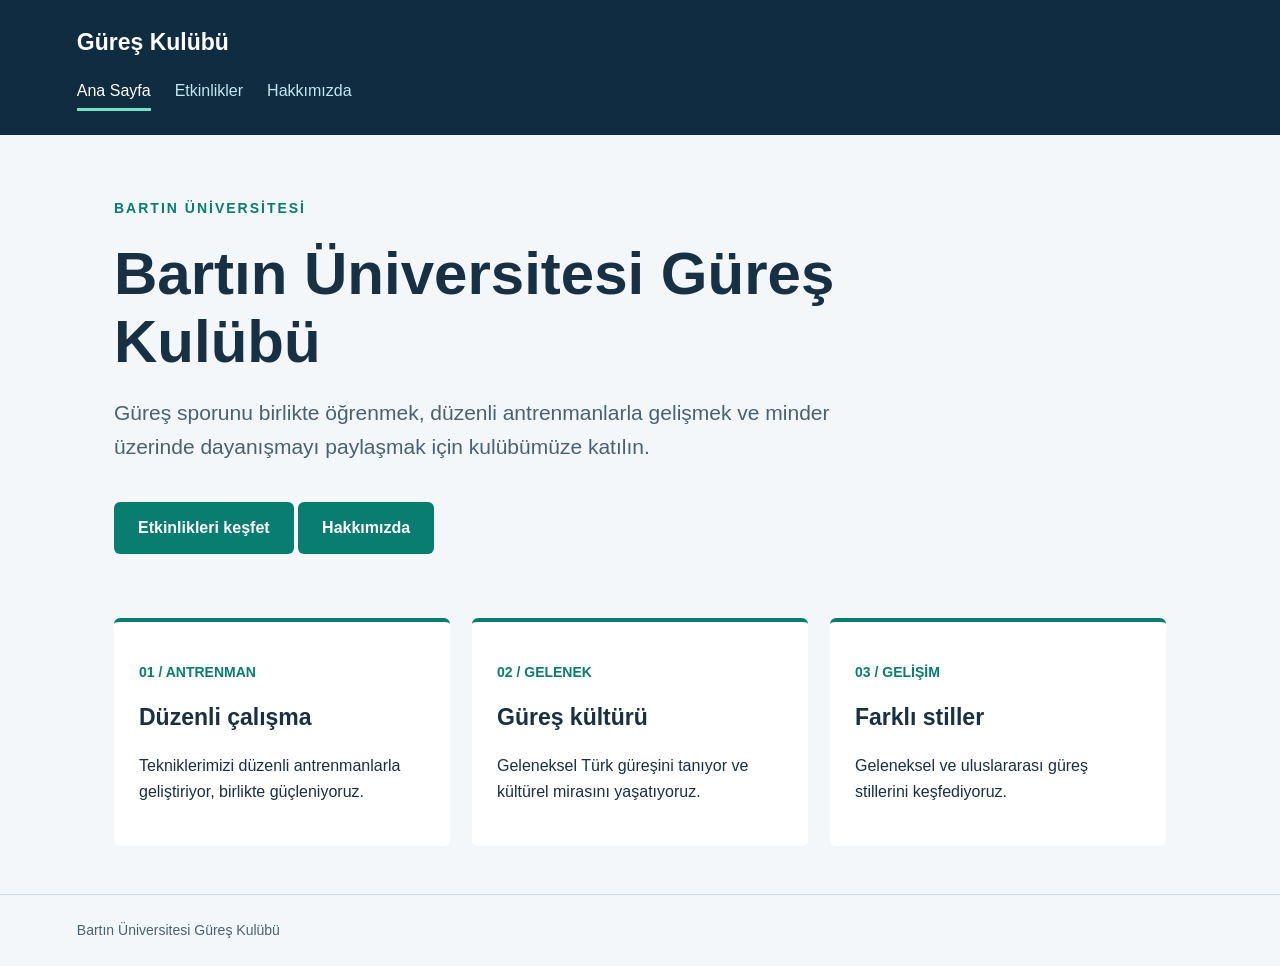
<file: index.html>
<!doctype html>
<html lang="tr">
<head>
  <meta charset="UTF-8">
  <meta name="viewport" content="width=device-width, initial-scale=1.0">
  <title>Ana Sayfa | Güreş Kulübü</title>
  <link rel="stylesheet" href="style.css">
</head>
<body>
<header><div class="brand">Güreş Kulübü</div><nav aria-label="Ana menü"><a href="index.html" aria-current="page">Ana Sayfa</a>
<a href="etkinlikler.html">Etkinlikler</a>
<a href="hakkimizda.html">Hakkımızda</a></nav></header>
<main><p class="eyebrow">BARTIN ÜNİVERSİTESİ</p>
<h1>Bartın Üniversitesi Güreş Kulübü</h1>
<p class="intro">Güreş sporunu birlikte öğrenmek, düzenli antrenmanlarla gelişmek ve minder üzerinde dayanışmayı paylaşmak için kulübümüze katılın.</p>
<a class="button" href="etkinlikler.html">Etkinlikleri keşfet</a>
<a class="button" href="hakkimizda.html">Hakkımızda</a>
<section class="grid" aria-label="Güreş kulübü çalışma alanları">
<article><p class="meta">01 / ANTRENMAN</p><h2>Düzenli çalışma</h2><p>Tekniklerimizi düzenli antrenmanlarla geliştiriyor, birlikte güçleniyoruz.</p></article>
<article><p class="meta">02 / GELENEK</p><h2>Güreş kültürü</h2><p>Geleneksel Türk güreşini tanıyor ve kültürel mirasını yaşatıyoruz.</p></article>
<article><p class="meta">03 / GELİŞİM</p><h2>Farklı stiller</h2><p>Geleneksel ve uluslararası güreş stillerini keşfediyoruz.</p></article>
</section></main>
<footer>Bartın Üniversitesi Güreş Kulübü</footer>
</body>
</html>
</file>
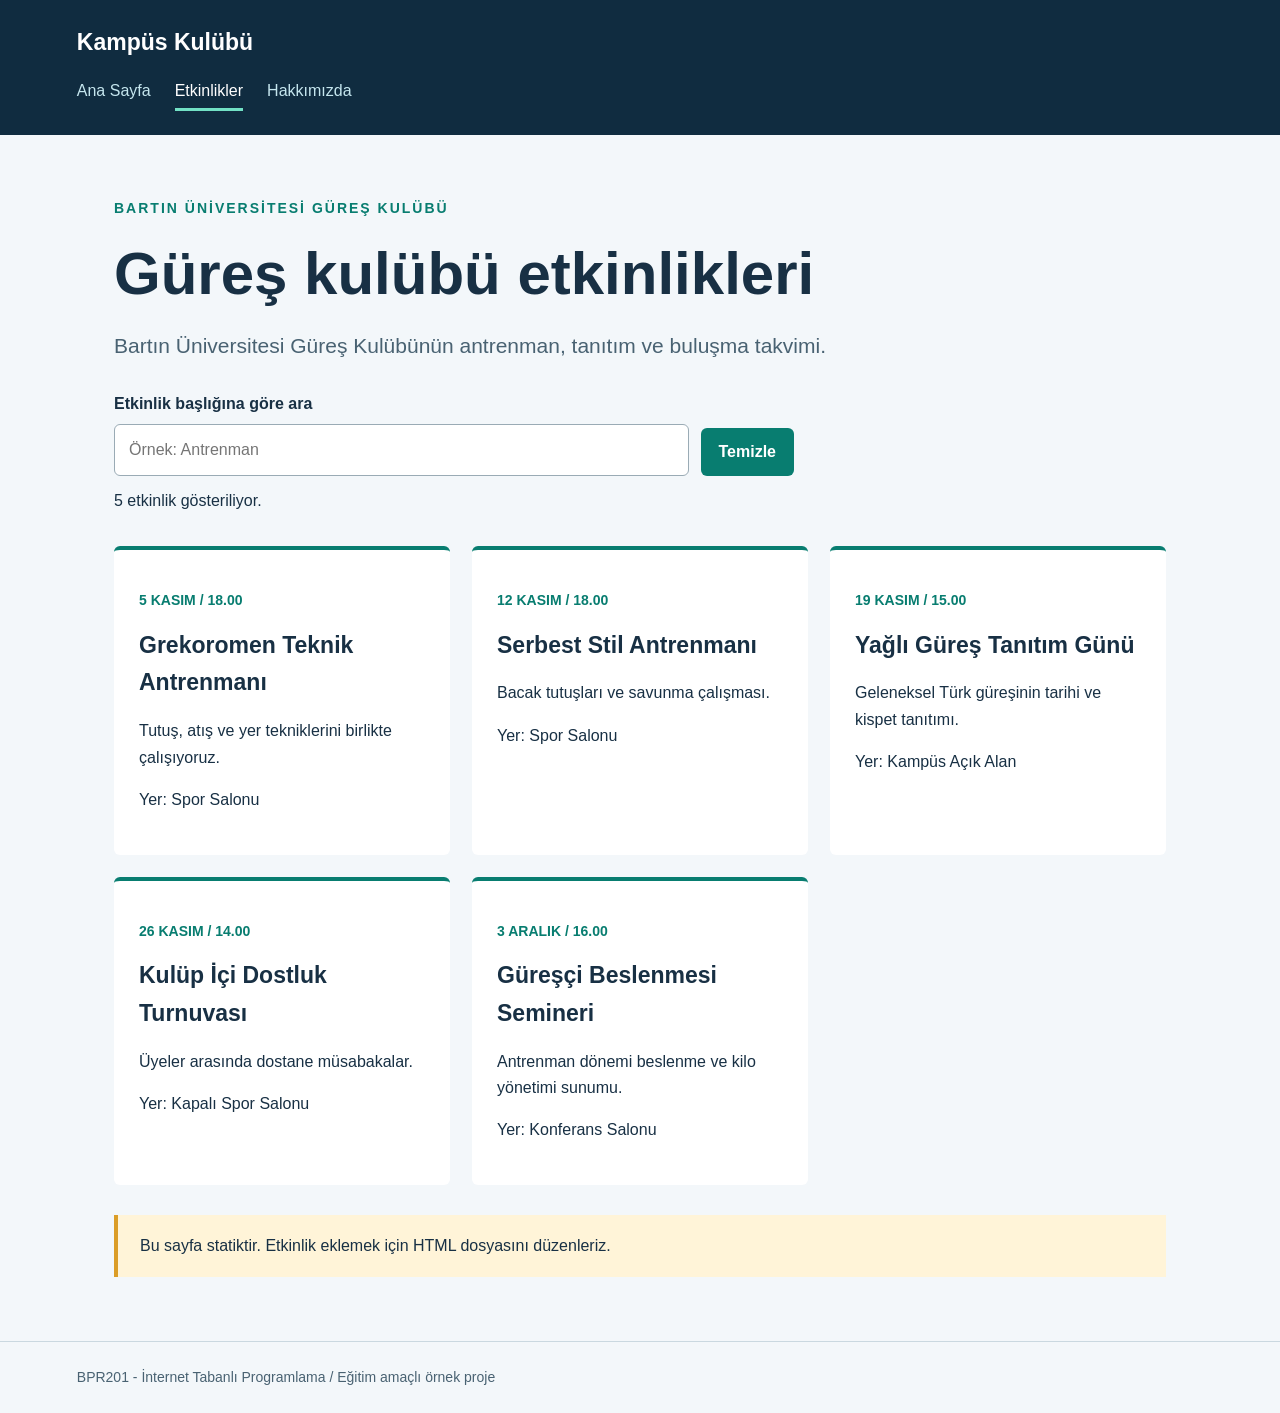
<file: etkinlikler.html>
<!doctype html>
<html lang="tr">
<head>
  <meta charset="UTF-8">
  <meta name="viewport" content="width=device-width, initial-scale=1.0">
  <title>Etkinlikler | Kampüs Kulübü</title>
  <link rel="stylesheet" href="style.css">
  <script src="script.js" defer></script>
</head>
<body>
<header><div class="brand">Kampüs Kulübü</div><nav aria-label="Ana menü"><a href="index.html">Ana Sayfa</a>
<a href="etkinlikler.html" aria-current="page">Etkinlikler</a>
<a href="hakkimizda.html">Hakkımızda</a></nav></header>
<main><p class="eyebrow">BARTIN ÜNİVERSİTESİ GÜREŞ KULÜBÜ</p><h1>Güreş kulübü etkinlikleri</h1>
<p class="intro">Bartın Üniversitesi Güreş Kulübünün antrenman, tanıtım ve buluşma takvimi.</p>
<div class="event-search">
  <div class="event-search-field">
    <label for="event-search">Etkinlik başlığına göre ara</label>
    <input id="event-search" type="search" placeholder="Örnek: Antrenman" autocomplete="off">
  </div>
  <button id="clear-search" type="button">Temizle</button>
</div>
<div class="search-feedback">
  <p id="event-count" role="status" aria-live="polite"></p>
  <p id="empty-results" hidden>Aramanıza uygun etkinlik bulunamadı.</p>
</div>
<section class="grid" id="event-list" aria-label="Bartın Üniversitesi Güreş Kulübü etkinlikleri">
<article><p class="meta">5 KASIM / 18.00</p><h2>Grekoromen Teknik Antrenmanı</h2><p>Tutuş, atış ve yer tekniklerini birlikte çalışıyoruz.</p><p>Yer: Spor Salonu</p></article>
<article><p class="meta">12 KASIM / 18.00</p><h2>Serbest Stil Antrenmanı</h2><p>Bacak tutuşları ve savunma çalışması.</p><p>Yer: Spor Salonu</p></article>
<article><p class="meta">19 KASIM / 15.00</p><h2>Yağlı Güreş Tanıtım Günü</h2><p>Geleneksel Türk güreşinin tarihi ve kispet tanıtımı.</p><p>Yer: Kampüs Açık Alan</p></article>
<article><p class="meta">26 KASIM / 14.00</p><h2>Kulüp İçi Dostluk Turnuvası</h2><p>Üyeler arasında dostane müsabakalar.</p><p>Yer: Kapalı Spor Salonu</p></article>
<article><p class="meta">3 ARALIK / 16.00</p><h2>Güreşçi Beslenmesi Semineri</h2><p>Antrenman dönemi beslenme ve kilo yönetimi sunumu.</p><p>Yer: Konferans Salonu</p></article>
</section><p class="note">Bu sayfa statiktir. Etkinlik eklemek için HTML dosyasını düzenleriz.</p></main>
<footer>BPR201 - İnternet Tabanlı Programlama / Eğitim amaçlı örnek proje</footer>
</body>
</html>
</file>
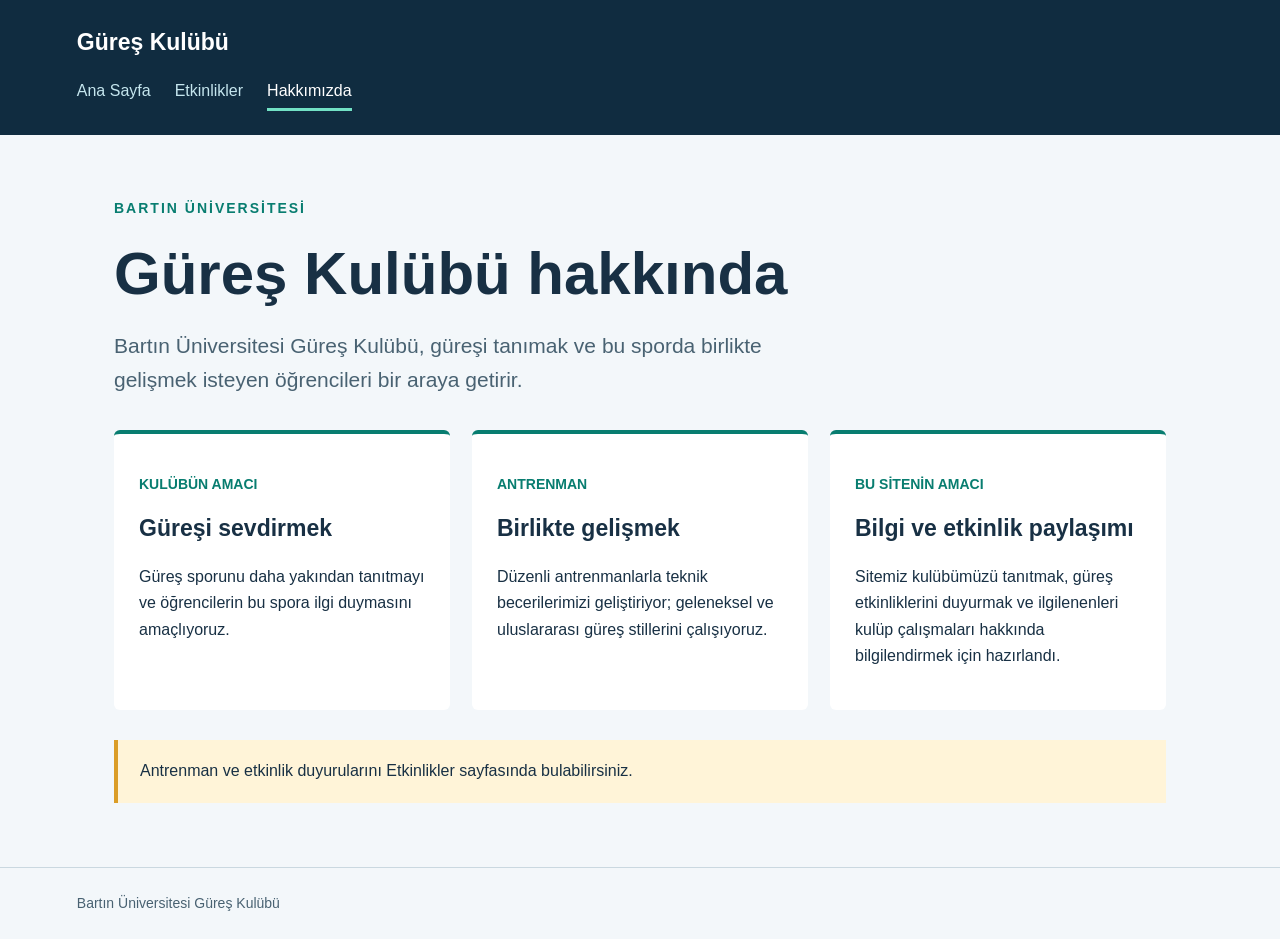
<file: hakkimizda.html>
<!doctype html>
<html lang="tr">
<head>
  <meta charset="UTF-8">
  <meta name="viewport" content="width=device-width, initial-scale=1.0">
  <title>Hakkımızda | Güreş Kulübü</title>
  <link rel="stylesheet" href="style.css">
</head>
<body>
<header><div class="brand">Güreş Kulübü</div><nav aria-label="Ana menü"><a href="index.html">Ana Sayfa</a>
<a href="etkinlikler.html">Etkinlikler</a>
<a href="hakkimizda.html" aria-current="page">Hakkımızda</a></nav></header>
<main><p class="eyebrow">BARTIN ÜNİVERSİTESİ</p><h1>Güreş Kulübü hakkında</h1>
<p class="intro">Bartın Üniversitesi Güreş Kulübü, güreşi tanımak ve bu sporda birlikte gelişmek isteyen öğrencileri bir araya getirir.</p>
<section class="grid" aria-label="Kulüp ve site hakkında">
<article><p class="meta">KULÜBÜN AMACI</p><h2>Güreşi sevdirmek</h2><p>Güreş sporunu daha yakından tanıtmayı ve öğrencilerin bu spora ilgi duymasını amaçlıyoruz.</p></article>
<article><p class="meta">ANTRENMAN</p><h2>Birlikte gelişmek</h2><p>Düzenli antrenmanlarla teknik becerilerimizi geliştiriyor; geleneksel ve uluslararası güreş stillerini çalışıyoruz.</p></article>
<article><p class="meta">BU SİTENİN AMACI</p><h2>Bilgi ve etkinlik paylaşımı</h2><p>Sitemiz kulübümüzü tanıtmak, güreş etkinliklerini duyurmak ve ilgilenenleri kulüp çalışmaları hakkında bilgilendirmek için hazırlandı.</p></article>
</section><p class="note">Antrenman ve etkinlik duyurularını Etkinlikler sayfasında bulabilirsiniz.</p></main>
<footer>Bartın Üniversitesi Güreş Kulübü</footer>
</body>
</html>
</file>
<file: style.css>
/* Ortak görünüm: Üç HTML dosyası bu dosyayı kullanır. */
* { box-sizing: border-box; }
body { margin: 0; font-family: Arial, sans-serif; color: #183044; background: #f3f7fa; line-height: 1.65; }
header { background: #102c40; color: white; padding: 24px max(6vw, 20px); }
.brand { font-weight: bold; font-size: 23px; }
nav { display: flex; flex-wrap: wrap; gap: 24px; margin-top: 12px; }
nav a { color: #c5e6ee; text-decoration: none; padding: 4px 0; }
nav a[aria-current="page"] { color: white; border-bottom: 3px solid #72e1c5; }
a { color: #086767; }
a:focus-visible { outline: 3px solid #e1a82b; outline-offset: 5px; }
main { max-width: 1100px; margin: 0 auto; padding: 48px 24px; min-height: 65vh; }
.eyebrow { color: #087d70; font-weight: bold; letter-spacing: 2px; font-size: 14px; }
h1 { font-size: clamp(34px, 5vw, 60px); line-height: 1.12; max-width: 850px; margin: 20px 0; }
.intro { font-size: 21px; max-width: 730px; color: #496272; }
.button { display: inline-block; margin: 16px 0 32px; padding: 13px 24px; background: #087d70; color: white; border-radius: 6px; text-decoration: none; font-weight: bold; }
.grid { display: grid; grid-template-columns: repeat(3, 1fr); gap: 22px; margin-top: 32px; }
article { background: white; border-top: 4px solid #087d70; padding: 25px; border-radius: 6px; }
article h2 { margin: 10px 0; font-size: 23px; }
.meta { font-size: 14px; color: #087d70; font-weight: bold; }
.event-search { display: grid; grid-template-columns: minmax(0, 1fr) auto; align-items: end; gap: 12px; max-width: 680px; margin-top: 28px; }
.event-search-field { display: grid; gap: 6px; min-width: 0; }
.event-search label { font-weight: bold; }
.event-search input { width: 100%; min-width: 0; padding: 12px 14px; border: 1px solid #9aabb5; border-radius: 6px; color: inherit; background: white; font: inherit; }
.event-search button { min-height: 48px; padding: 10px 18px; border: 0; border-radius: 6px; color: white; background: #087d70; font: inherit; font-weight: bold; cursor: pointer; }
.event-search input:focus-visible, .event-search button:focus-visible { outline: 3px solid #e1a82b; outline-offset: 3px; }
.search-feedback { margin-top: 12px; }
.search-feedback p { margin: 0; }
.search-feedback [hidden], article[hidden] { display: none; }
.note { padding: 18px 22px; border-left: 4px solid #db9d27; background: #fff4d8; margin-top: 30px; }
footer { border-top: 1px solid #cad8e0; padding: 24px 6vw; color: #496272; font-size: 14px; }
@media (max-width: 700px) { .grid { grid-template-columns: 1fr; } main { padding-top: 28px; } }
@media (max-width: 480px) { .event-search { grid-template-columns: minmax(0, 1fr); } }
</file>
